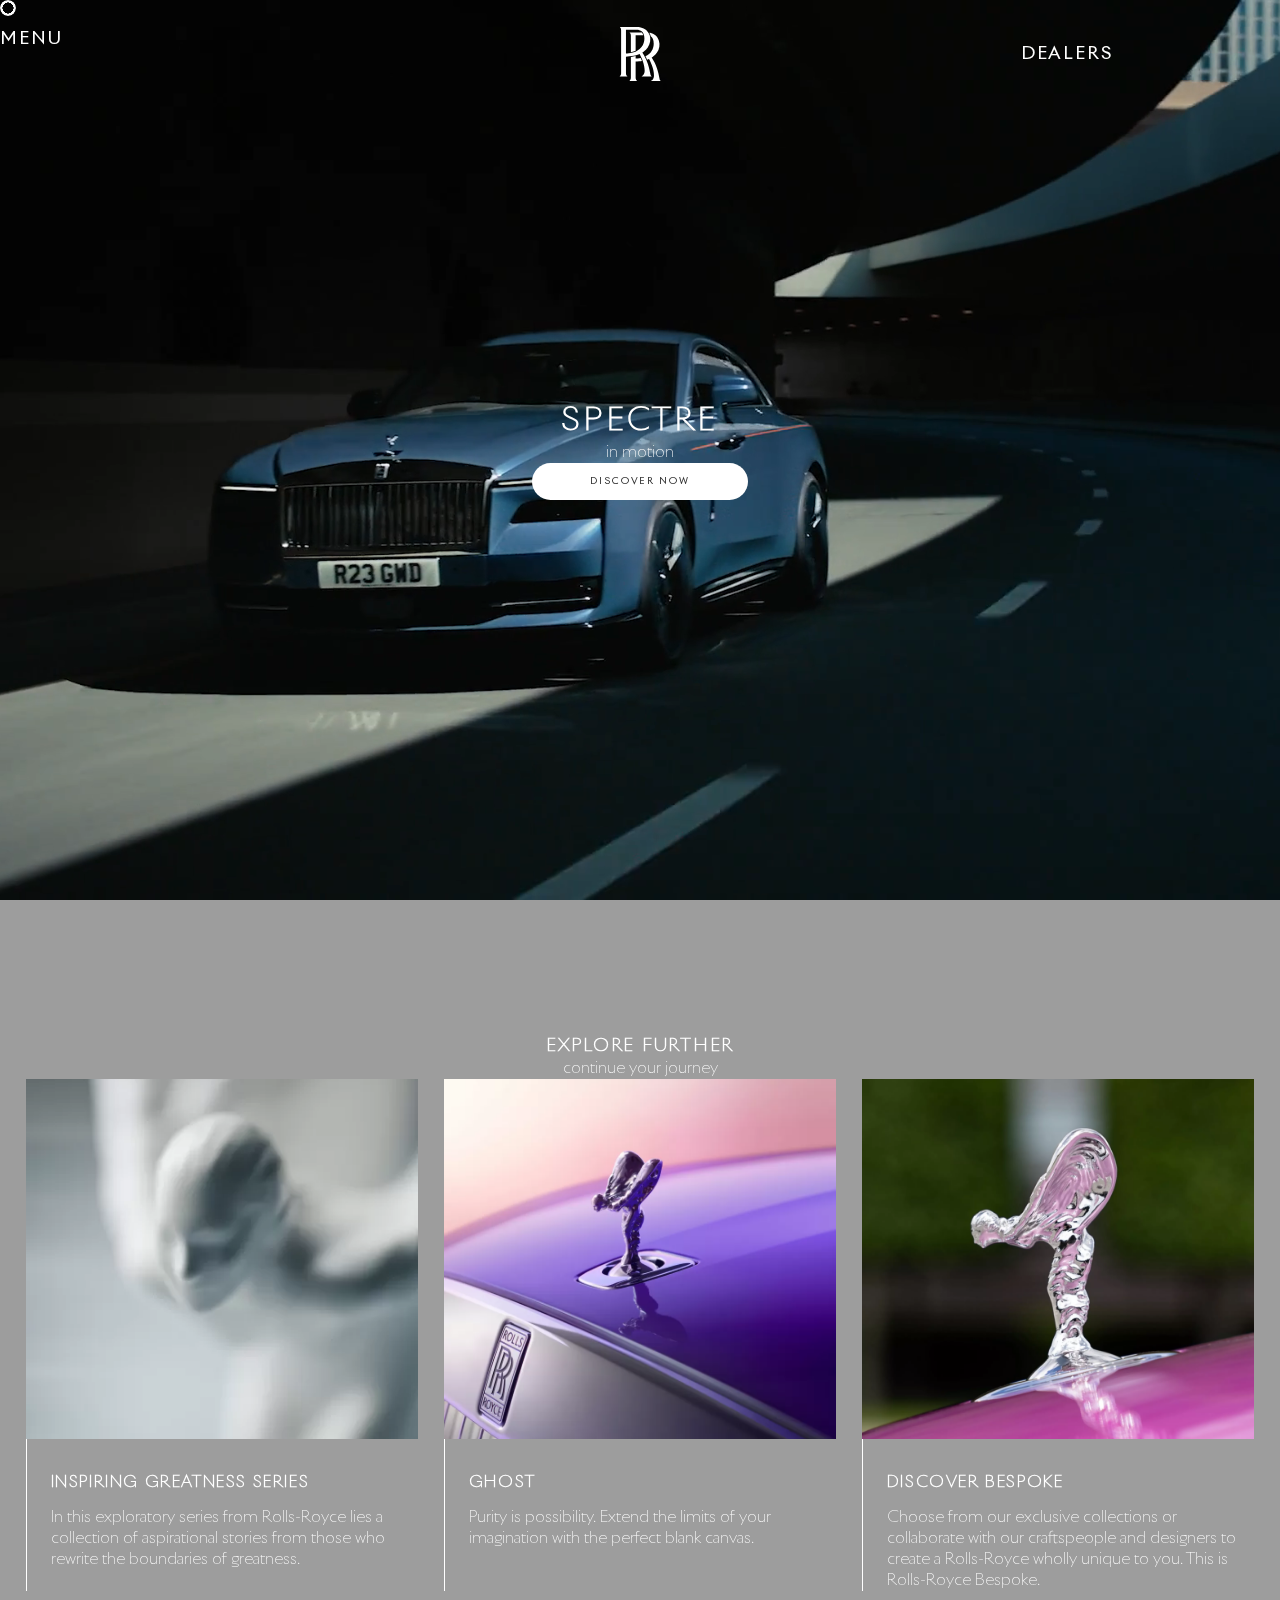
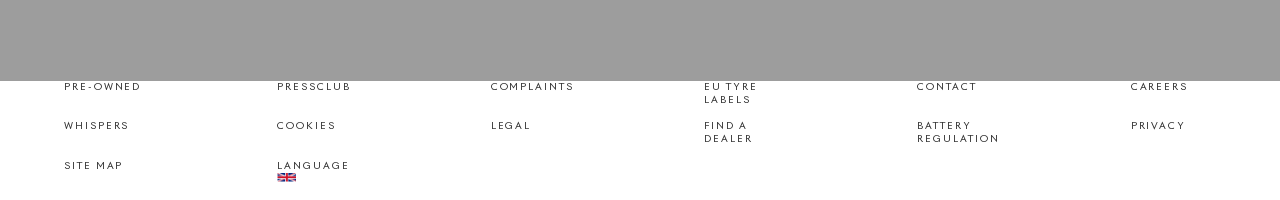
<file: index.html>
<!DOCTYPE html>
<html lang="en">
	
<head>
	<meta charset="UTF-8">
	<meta name="viewport" content="width=device-width, initial-scale=1">
	
	<title>Rolls-Roys Motor Cars: Inspiring greatness</title>
	
	<link href="styles/style.css" rel="stylesheet">
	<link rel="icon" type="image/svg+xml" href="images/RR.svg">
</head>

<body>
	<header>
		<nav>
			<button id="burger">menu</button>
			<button id="models">models</button>
			<ul id="menu_list">
				<li><a href="#">inspiring greatness</a></li>
				<li><a href="#">bespoke</a></li>
				<li><a href="#">ownership</a></li>
				<li><a href="#">provance</a></li>
				<li><a href="#">boutique</a></li>
				<li><a href="#">muse arts programme</a></li>
			</ul>
			<ul id="models_small">
				<li><a href="#">phantom</a></li>
				<li><a href="#">phantom extended</a></li>
				<li><a href="#">spectre</a></li>
				<li><a href="#">ghost</a></li>
				<li><a href="#">ghost extended</a></li>
				<li><a href="#">cullinan series ii</a></li>
				<li><a href="#">black badge</a></li>
				<li><a href="#">configure</a></li>
			</ul>
			<ul id="models_big">
				<li><button class="model_knop">phantom</button></li>
				<li><button class="model_knop">phantom extended</button></li>
				<li><button class="model_knop">spectre</button></li>
				<li><button class="model_knop">ghost</button></li>
				<li><button class="model_knop">ghost extended</button></li>
				<li><button class="model_knop">cullinan series ii</button></li>
				<li><button class="model_knop">black badges</button></li>
				<li><a href="#">configure</a></li>
			</ul>
			<div id="right_pictures">
				<a href="#">discover</a>
			</div>
		</nav>
		<a href="index.html"><img src="images/RR.svg" alt="" id="logo"></a>
		<button>dealers</button>
	</header>
	<main class="home">
		<h1 class="hidden">Rolls-Royce motorcars</h1>
		<section id="snap">
			<article class="snap_article">
				<h2>spectre</h2>
				<p>in motion</p>
				<a href="#">discover now</a>
				<video autoplay muted loop>
					<source src="images/Rolls_Royce.mp4" type="video/mp4">
				</video>
			</article>
			<article class="snap_article">
				<h2>spectre charging</h2>
				<a href="#">discover now</a>
			</article>
			<article class="snap_article">
				<h2>phantom</h2>
				<p>scintilla</p>
				<a href="#">discover now</a>
			</article>
		</section>
		<section>
			<h3>explore further</h3>
			<p>continue your journey</p>
			<ul>
				<li>
					<a href="#">
						<img src="images/vleugel_ding.webp" alt="">
						<h4>Inspiring Greatness Series</h4>
						<p>In this exploratory series from Rolls-Royce lies a collection of aspirational stories from those who rewrite the boundaries of greatness.</p>
					</a>
				</li>
				<li>
					<a href="#">
						<img src="images/auto_voorkant.webp" alt="">
						<h4>Ghost</h4>
						<p>Purity is possibility. Extend the limits of your imagination with the perfect blank canvas.</p>
					</a>
				</li>
				<li>
					<a href="#">
						<img src="images/roze_auto.webp" alt="">
						<h4>Discover Bespoke</h4>
						<p>Choose from our exclusive collections or collaborate with our craftspeople and designers to create a Rolls-Royce wholly unique to you. This is Rolls-Royce Bespoke.</p>
					</a>
				</li>
			</ul>
		</section>
	</main>
	<footer>

		<ul>
			<li>
				<a href="#">Pre-owned</a>
			</li>
			<li>
				<a href="#">Pressclub</a>
			</li>
			<li>
				<a href="complaints.html">complaints</a>
			</li>
			<li>
				<a href="#">eu tyre labels</a>
			</li>
			<li>
				<a href="#">contact</a>
			</li>
			<li>
				<a href="#">careers</a>
			</li>
			<li>
				<a href="#">whispers</a>
			</li>
			<li>
				<a href="#">cookies</a>
			</li>
			<li>
				<a href="#">legal</a>
			</li>
			<li>
				<a href="#">find a dealer</a>
			</li>
			<li>
				<a href="#">battery regulation</a>
			</li>
			<li>
				<a href="#">privacy</a>
			</li>
			<li>
				<a href="#">site map</a>
			</li>
			<li>
				<a href="#">language <img src=".//images/flag.png" alt=""></a>
			</li>
		</ul>
	</footer>
	<div id="cursor"></div>
	<script defer src="scripts/index_script.js"></script>
	<script defer src="scripts/general_script.js"></script>
</body>
	
</html>
</file>
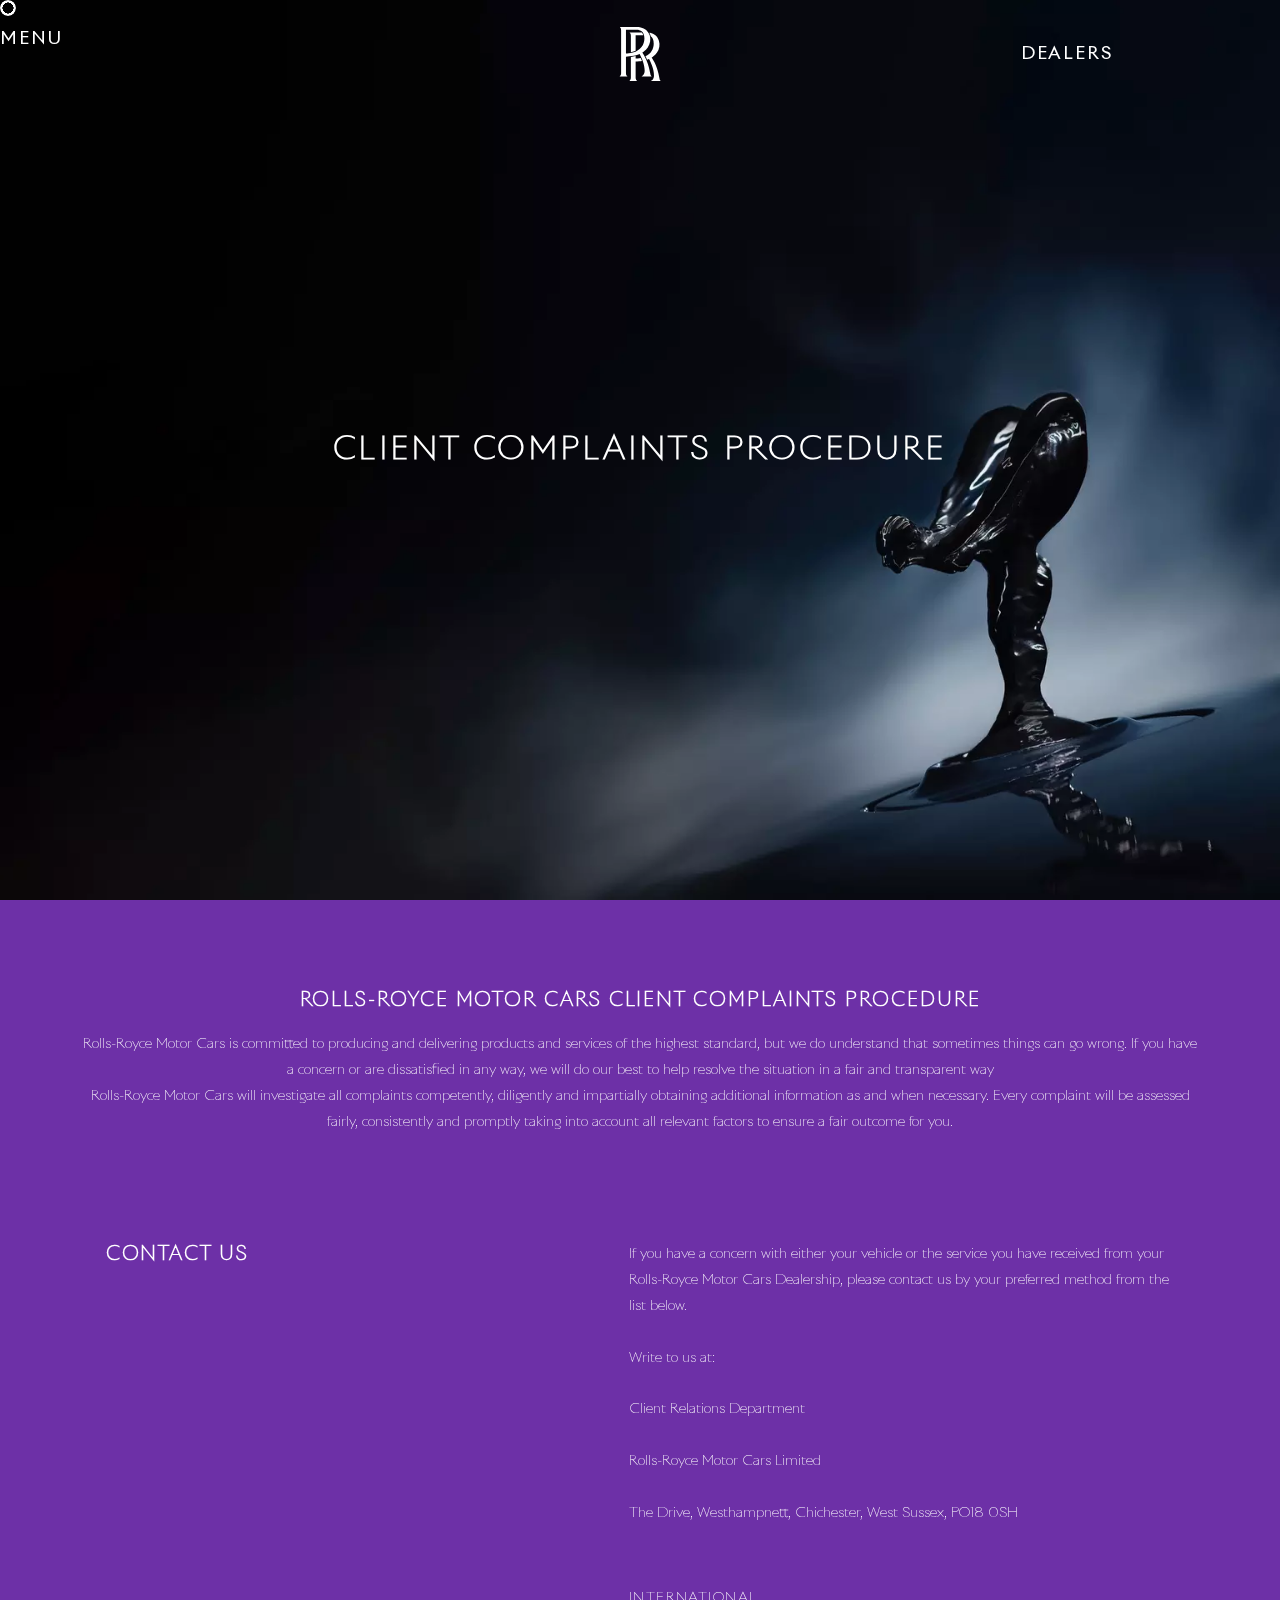
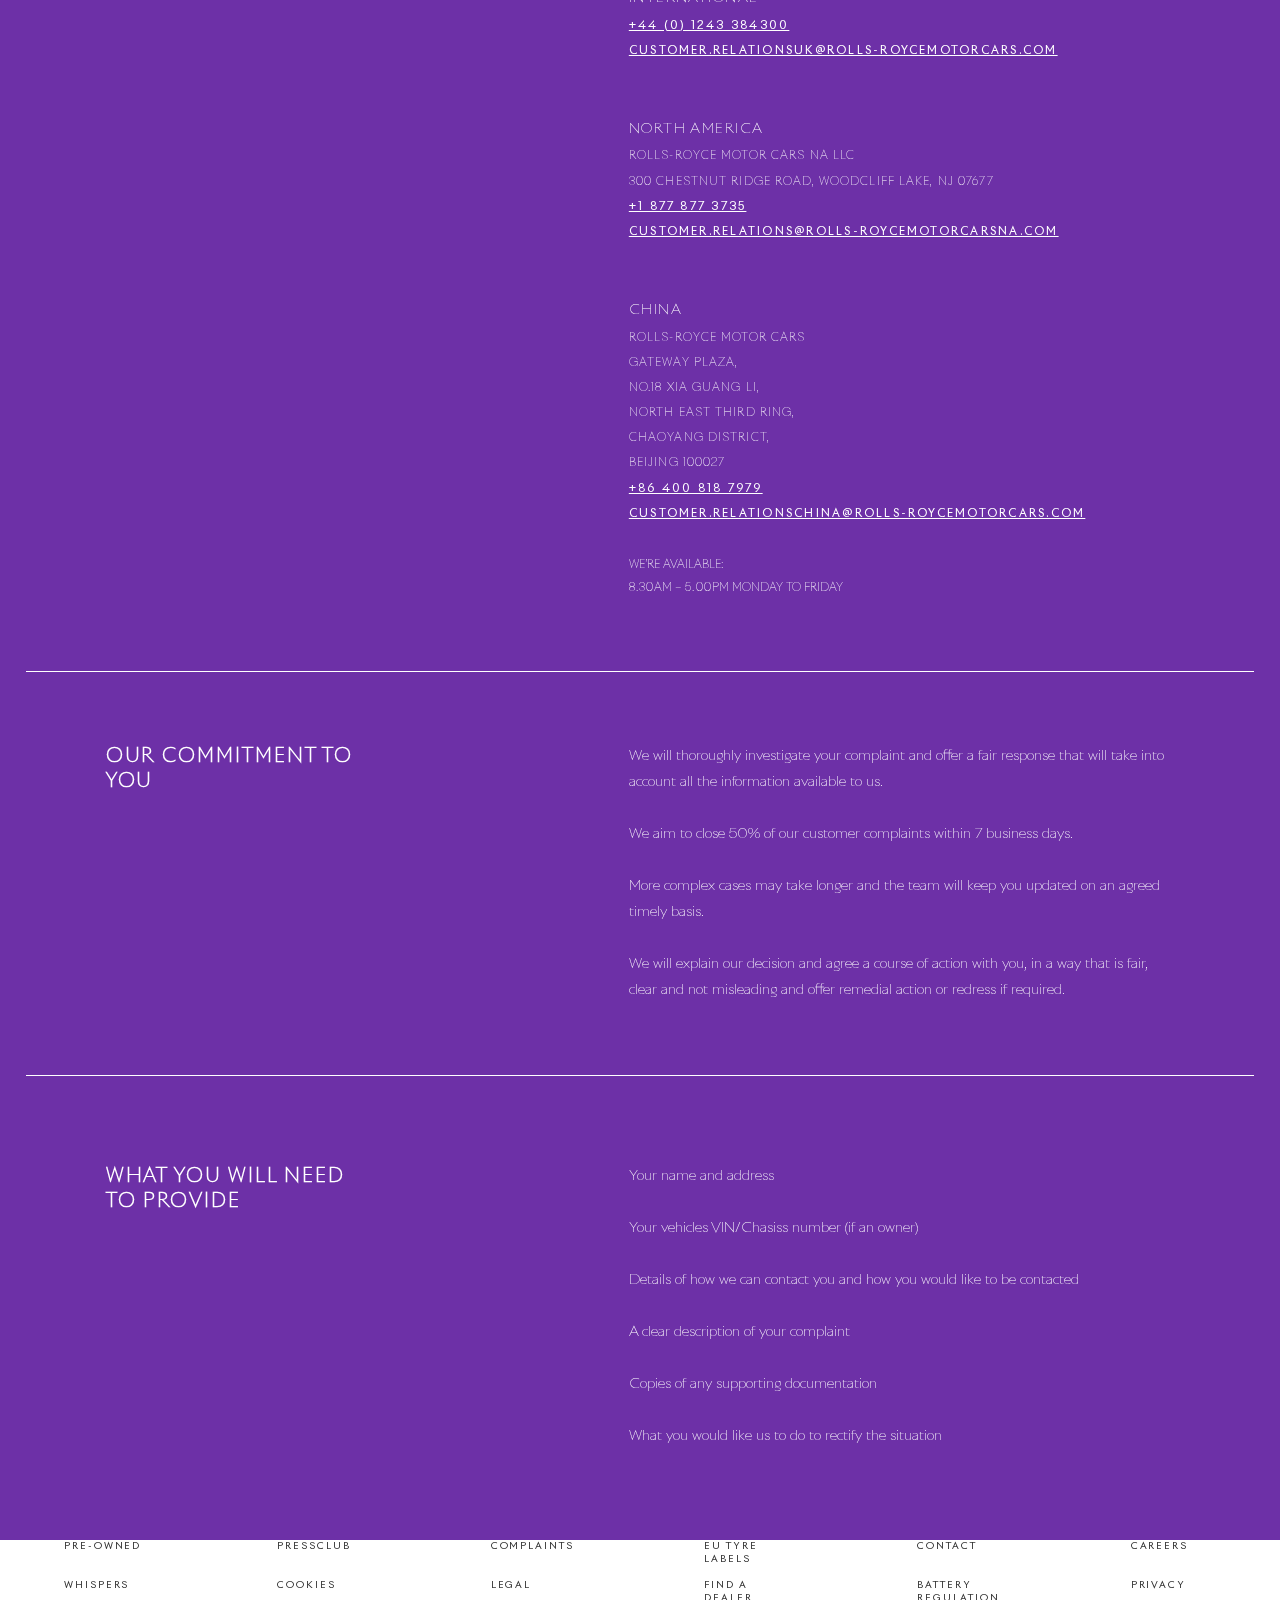
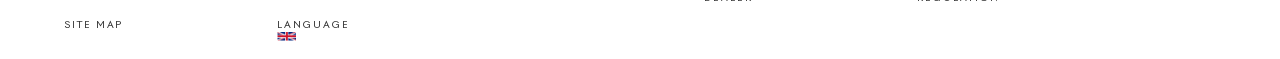
<file: complaints.html>
<!DOCTYPE html>
<html lang="en">
	
<head>
	<meta charset="UTF-8">
	<meta name="viewport" content="width=device-width, initial-scale=1">
	
	<title>Rolls-Roys Motor Cars: Inspiring greatness</title>
	
	<link href="styles/style.css" rel="stylesheet">
	<link rel="icon" type="image/svg+xml" href="images/RR.svg">
</head>

<body id="complaint_page">
	<header>
		<nav>
			<button id="burger">menu</button>
			<button id="models">models</button>
			<ul id="menu_list">
				<li><a href="#">inspiring greatness</a></li>
				<li><a href="#">bespoke</a></li>
				<li><a href="#">ownership</a></li>
				<li><a href="#">provance</a></li>
				<li><a href="#">boutique</a></li>
				<li><a href="#">muse arts programme</a></li>
			</ul>
			<ul id="models_small">
				<li><a href="#">phantom</a></li>
				<li><a href="#">phantom extended</a></li>
				<li><a href="#">spectre</a></li>
				<li><a href="#">ghost</a></li>
				<li><a href="#">ghost extended</a></li>
				<li><a href="#">cullinan series ii</a></li>
				<li><a href="#">black badge</a></li>
				<li><a href="#">configure</a></li>
			</ul>
			<ul id="models_big">
				<li><button class="model_knop">phantom</button></li>
				<li><button class="model_knop">phantom extended</button></li>
				<li><button class="model_knop">spectre</button></li>
				<li><button class="model_knop">ghost</button></li>
				<li><button class="model_knop">ghost extended</button></li>
				<li><button class="model_knop">cullinan series ii</button></li>
				<li><button class="model_knop">black badges</button></li>
				<li><a href="#">configure</a></li>
			</ul>
			<div id="right_pictures">
				<a href="#">discover</a>
			</div>
		</nav>
		<a href="index.html"><img src="/images/RR.svg" alt="" id="logo"></a>
		<button>dealers</button>
	</header>
	<main class="complaints">
		<section>
			<div>
				<div id="blur_img">
					<h1>client complaints procedure</h1>
				</div>
			</div>
			<article>
				<h2>
					Rolls-Royce Motor Cars Client Complaints Procedure
				</h2>
				<p>
					Rolls-Royce Motor Cars is committed to producing and delivering products and services of the highest standard, but we do understand that sometimes things can go wrong. If you have a concern or are dissatisfied in any way, we will do our best to help resolve the situation in a fair and transparent way 
					<br>Rolls-Royce Motor Cars will investigate all complaints competently, diligently and impartially obtaining additional information as and when necessary. Every complaint will be assessed fairly, consistently and promptly taking into account all relevant factors to ensure a fair outcome for you.
				</p>
			</article>
		</section>
		<section>
			<article>
				<h2>
					Contact us
				</h2>
				<p>
					If you have a concern with either your vehicle or the service you have received from your Rolls-Royce Motor Cars Dealership, please contact us by your preferred method from the list below.
					<br><br>Write to us at:
					<br><br>Client Relations Department
					<br><br>Rolls-Royce Motor Cars Limited
					<br><br>The Drive, Westhampnett, Chichester, West Sussex, PO18 0SH
				</p>
				<ul>
					<li>international</li>
					<li><a href="tel:#">+44 (0) 1243 384300</a></li>
					<li><a href="mailto:#">customer.relationsuk@rolls-roycemotorcars.com</a></li>
				</ul>
				<ul>
					<li>North America</li>
					<li>Rolls-Royce Motor Cars NA LLC</li>
					<li>300 Chestnut Ridge Road, Woodcliff Lake, NJ 07677</li>
					<li><a href="tel:+#">+1 877 877 3735</a></li>
					<li><a href="mailto:#">customer.relations@rolls-roycemotorcarsna.com</a></li>
				</ul>
				<ul>
					<li>China</li>
					<li>Rolls-Royce Motor Cars</li>
					<li>Gateway Plaza,</li>
					<li>No.18 Xia Guang Li,</li>
					<li>North East Third Ring,</li>
					<li>Chaoyang District,</li>
					<li>Beijing 100027</li>
					<li><a href="tel:+#">+86 400 818 7979</a></li>
					<li><a href="mailto:#">customer.relationschina@rolls-roycemotorcars.com</a></li>
				</ul>
				<p>
					We’re available:
					<br><time>8.30</time>am – <time>5.00</time>pm Monday to Friday
				</p>
				
			</article>
			<article>
				<h2>Our commitment to you</h2>
				<p>
					We will thoroughly investigate your complaint and offer a fair response that will take into account all the information available to us.
					<br><br>We aim to close 50% of our customer complaints within 7 business days.
					<br><br>More complex cases may take longer and the team will keep you updated on an agreed timely basis.
					<br><br>We will explain our decision and agree a course of action with you, in a way that is fair, clear and not misleading and offer remedial action or redress if required.
				</p>
			</article>
			<article>
				<h2>What you will need to provide</h2>
				<p>
					Your name and address
					<br><br>Your vehicles VIN/Chasiss number (if an owner)
					<br><br>Details of how we can contact you and how you would like to be contacted
					<br><br>A clear description of your complaint
					<br><br>Copies of any supporting documentation
					<br><br>What you would like us to do to rectify the situation
				</p>
			</article>
		</section>
		
	</main>
	<footer>

		<ul>
			<li>
				<a href="#">Pre-owned</a>
			</li>
			<li>
				<a href="#">Pressclub</a>
			</li>
			<li>
				<a href="#">complaints</a>
			</li>
			<li>
				<a href="#">eu tyre labels</a>
			</li>
			<li>
				<a href="#">contact</a>
			</li>
			<li>
				<a href="#">careers</a>
			</li>
			<li>
				<a href="#">whispers</a>
			</li>
			<li>
				<a href="#">cookies</a>
			</li>
			<li>
				<a href="#">legal</a>
			</li>
			<li>
				<a href="#">find a dealer</a>
			</li>
			<li>
				<a href="#">battery regulation</a>
			</li>
			<li>
				<a href="#">privacy</a>
			</li>
			<li>
				<a href="#">site map</a>
			</li>
			<li>
				<a href="#">language <img src=".//images/flag.png" alt=""></a>
			</li>
		</ul>
	</footer>
	<div id="cursor"></div>
	<script defer src="scripts/general_script.js"></script>
	<script defer src="scripts/complaints_script.js"></script>
	
</body>
	
</html>
</file>
<file: styles/style.css>
/**************/
/* CSS REMEDY */
/**************/
*, *::after, *::before {
  box-sizing:border-box;  
}






/*********************/
/* CUSTOM PROPERTIES */
/*********************/
:root {
	/* startje */
	--color-text:#ffffff;
	--color_text2:#343434;
	--color-background:#ffffff;
	--color_background2:#9d9d9d;
	--color_background3: #6D30A7;
	--color_blur:rgba(162, 160, 160, 0.5);
	--color_cursor:rgba(100, 100, 100, 0);
	--color_button:#ffffff;
	--color_button2: #6D30A7;
	--font: RR_regular;
	--font_light: RR_light;
}

@media(prefers-color-scheme: dark) {
	:root {
		--color-text:#ffffff;
		--color_text2:#d2d1d1;
		--color-background:#222222;
		--color_background2:#343434;
		--color_background3: #281432;
		--color_blur:rgba(40, 40, 40, 0.50);
		--color_cursor:rgba(100, 100, 100, 0);
		--color_button: #343434;
		--color_button2: #281432;
	}
}




/****************/
/* JOUW STYLING */
/****************/

/* jouw code */
/* fonts */
@font-face{
	font-family: RR_regular;
	src:url(../fonts/RivieraNights-Regular.woff);
}

/* @font-face {
	font-family: RR_bold;
	src:url(../fonts/RivieraNights-Bold.woff);
} */

@font-face{
	font-family: RR_light;
	src:url(../fonts/RivieraNights-Ultralight.woff);
}

/* generic things */
* {
	margin: 0;
	color: var(--color-text);
	font-family: var(--font_light);
	text-transform: uppercase;
	letter-spacing: 0.1em;
	cursor: none;
	padding: 0;
}

body {
	background-color:var(--color-background);
	height: 100vh;
	overflow: scroll;
}



p {
	text-transform: none;
	letter-spacing: 0em;
}


a {
	font-family: var(--font);
	text-decoration: none;
	letter-spacing: 0.2em;
}

ul {
	list-style: none;
	padding: 0;
}

/* the header */
header {
	height: 12vh;
	display: grid;
	grid-template-columns: 1fr 1fr 1fr;
	position: fixed;
	width: 100vw;
	align-items: center;
	z-index: 20;
}

header a, header img {
	height: 6vh;
	justify-self: center;
}

header button {
	background-color: transparent;
	border: 0;
	font-size: 2vh;
	font-family: var(--font);
	font-weight: 100;
}



nav ul {
	height: 100vh;
	position: fixed;
	top: 0;
	padding-top: 40vh;
	width: 100vw;
	translate: -100vw;
}

nav ul:first-of-type li:first-of-type {
	margin-bottom: 1em;
}

nav button{
	position: fixed;
	top: 3vh;
	z-index: 10;
}

nav button:nth-of-type(2) {
	position: absolute;
	top: 40vh;
	margin-top: 1em;
	padding: 0;
	font-size: 1em;
	translate: -50vw;

}

nav ul:nth-of-type(2) {
	height: 85vh;
	top: 15vh;
	left: 5vw;
	padding: 0;
}


nav ul:nth-of-type(2) img {
	height: 100%;
}

nav ul:nth-of-type(2) li {
	width: 90vw;
	height: 50vw;
	background-size: cover;
	margin-bottom: 3vh;
}

nav ul:nth-of-type(2) a {
	width: 100%;
	height: 100%;
	display: flex;
	justify-content: end;
	align-items: end;
	padding: 0 2vw 2vw 0;

}

nav ul:nth-of-type(2) li:nth-of-type(1) {
	background-image: url(../images/model1_smal.jpeg);
}

nav ul:nth-of-type(2) li:nth-of-type(2) {
	background-image: url(../images/model2_smal.jpeg);
}		

nav ul:nth-of-type(2) li:nth-of-type(3) {
	background-image: url(../images/model3_smal.jpeg);
}

nav ul:nth-of-type(2) li:nth-of-type(4) {
	background-image: url(../images/model4_smal.png);
}

nav ul:nth-of-type(2) li:nth-of-type(5) {
	background-image: url(../images/model5_smal.jpeg);
}

nav ul:nth-of-type(2) li:nth-of-type(6) {
	background-image: url(../images/model6_smal.jpeg);
}

nav ul:nth-of-type(2) li:nth-of-type(7) {
	background-image: url(../images/model7_smal.jpeg);
}

nav ul:nth-of-type(2) li:nth-of-type(8) {
	background-image: url(../images/model8_smal.jpeg);
}

nav ul:nth-of-type(3) {
	padding-top: 30vh;
	width: 35vw;
	background-image: url(../images/left-panel.jpg);
	display: none;
}

nav ul:nth-of-type(3) li {
	height: 1em;
	display: flex;
	margin-top: 2em;
}

nav ul:nth-of-type(3) button {
	position: relative;
}

nav div:nth-of-type(1) {
	background-color: #000;
	width: 65vw;
	height: 100vh;
	position: fixed;
	left: 35vw;
	top: 0;
	background-image: url(../images/auto1.webp);
	background-size: cover;
	background-position: center;
	translate: -100vw;
	display: none;
}

#right_pictures a {
	margin: 85vh 22vw 0 22vw;
	width: 21vw;
	background-color: var(--color_button2);
	display: flex;
	justify-content: center;
	align-items: center;
	border-radius: 2em;
}

/* section with articles */
section {
	overflow: hidden;
	height: 100vh;
}

.complaints section {
	height: fit-content;
	overflow: unset;
}

article {
	background-size: cover;
	height: 100vh;
	display: flex;
	flex-direction: column;
	justify-content: center;
	align-items: center;
	position: relative;
}

h2 {
	font-size: 2rem;
	text-align: center;
}

video {
	object-fit: cover;
	height: 100vh;
	width: 100%;
	position: absolute;
	z-index: 1;
}

article:nth-of-type(1) {
	background-image: url(../images/home_phone.jpg);
	
}

.home article:nth-of-type(1) a, .home article:nth-of-type(1) h2, .home article:nth-of-type(1) p {
	position: relative;
	z-index: 2;
}


article:nth-of-type(2) {
	background-image: url(../images/spectre_phone.webp);
	
}

article:nth-of-type(3) {
	background-image: url(../images/phantom_phone.webp);
}

.home article a {
	background-color: var(--color_button);
	color: var(--color_text2);
	padding: 1.2em 6em 1.2em 6em;
	border-radius: 2em;
	font-size: 0.6em;
}

/* section with the list */
section:nth-of-type(2) {
	height:fit-content;
	width: 100vw;
	padding: 0 2vw 10vh 2vw;
	background-color: var(--color_background2);
}

section:nth-of-type(2) ul{
	display: grid;
	grid-template-columns: 1fr;
}


section:nth-of-type(2) h3{
	font-size: 1.1em;
	margin-top: 15vh;
	text-align: center;
}

section:nth-of-type(2) h4 {
	font-size: 1em;
	margin: 3vh 0 1.5vh 1.5em;
}

section:nth-of-type(2) > p {
	text-align: center;
	margin-top: 1.5vh 0 0 2em;
}

section:nth-of-type(2) a > p {
	margin-left: 1.5em;
}


section:nth-of-type(2) img {
	height: 40vh;
	object-fit: cover;
	width: 100%;
	margin-left: -0.5px;
}

/* COMPLAINTS PAGINA*/


.complaints section {
	height: fit-content;
	background-color: var(--color_background3);
}

.complaints article {
	background-image: none;
	height: fit-content;
	display: grid;
	padding: 1em;
}

.complaints ul {
	height: fit-content;
	margin-top: 3em;
}

.complaints li {
	height: fit-content;
	font-size: 0.7em;
	margin-top: 1em;
}

.complaints li:first-of-type{
	font-size: 0.9em;
}

.complaints p {
	font-size: 0.9em;
	line-height: 1.8em;
}

.complaints h1 {
	font-size: 2em;
}

.complaints h2 {
	font-size: 1.5em;
	padding-top: 8vh;
	text-align: left;
	margin-bottom: 1em;
	font-size: 1.2em;
}

.complaints a {
	text-decoration: underline;
}

.complaints section:first-of-type h2 {
	text-align: center;
}

.complaints section > div:first-of-type {
	height: 100vh;
	background-image: url(../images/complaints.webp);
	background-size: cover;
	background-position: center;
	
}

.complaints div > div {
	height: 100vh;
	width: 100vw;
	display: flex;
	align-items: center;
	justify-content: center;
}


.complaints section:first-of-type {
	text-align: center;
	padding-bottom: 10vh;
}

.complaints section:nth-of-type(2) {
	text-align: left;
	display: grid;
	grid-template-columns: 1fr;
}

.complaints section:nth-of-type(2) article:nth-of-type(2) {
	border-top: var(--color-text) solid 0.5px;
	border-bottom: var(--color-text) solid 0.5px;
	padding-top: 8vh;
	padding-bottom: 8vh;
	margin: 8vh 0 8vh 0;
}


.complaints section:nth-of-type(2) article:first-of-type p:last-of-type {
	font-size: 0.7em;
	text-transform: uppercase;
	margin-top: 3em;
	line-height: 2em;
}

/* footer */
footer ul {
	display: grid;
	grid-template-columns: 1fr 1fr;
	width: 100vw;
	justify-items: center;
	background-color: var(--color-background);
}

footer li {
	font-size: 0.6em;
	margin-bottom: 1.5vh;
	width: 40%;
}

footer img {
	height: 1em;
}

footer a {
	color: var(--color_text2);
}


/* classlist code voor het scrollen bron: https://www.w3schools.com/cssref/css_pr_scroll-snap-type.php*/
.snap_child {
	scroll-snap-align: center;
	scroll-snap-stop: always;
}

.snap_parent {
	scroll-snap-type: y mandatory;
	overflow: scroll;
	height: 100vh;
}

/* classlist code voor veranderen van header */
.header2 {
	background-color: var(--color_blur);
	backdrop-filter: blur(1vh);
	height: 8vh;
}

.header2 img {
	height: 4vh;
	margin-top: 1vh;
}

/* classlist code voor hamburger menu*/

.menu_open {
	translate: 0;
	overflow: scroll;
}

.blur {
	background-color: var(--color_blur);
	backdrop-filter: blur(5em);
	height: 100vh;
	width: 100vw;
}

.models_open {
	right: 5vw;
}

.model1 {
	background-image: url(../images/auto1.webp);
}

.model2 {
	background-image: url(../images/auto2.webp);
}

.model3 {
	background-image: url(../images/auto3.webp);
}

.model4 {
	background-image: url(../images/auto4.webp);
}

.model5 {
	background-image: url(../images/auto5.webp);
}

.model6 {
	background-image: url(../images/auto6.webp);
}

.model7 {
	background-image: url(../images/auto7.webp);
}

/* classlist complaints */

/* cursor styling */
#cursor {
	width: 1em;
	height: 1em;
	background-color: var(--color_cursor);
	position: absolute;
	top: 0;
	left: 0;
	border-radius: 50%;
	backdrop-filter: invert(100%) grayscale(100%);
	mask: radial-gradient(0.35em at center,#0000 98%,#000);
	z-index: 200;
}


/* MEDIA QUERY */
@media (pointer: coarse){ /*checken of hegt touchscreen is https://dev.to/cooty/a-new-way-to-test-for-touch-devices-without-javascript-enter-the-pointer-media-query-2kok */
	#cursor {
		display: none;
	}
} 

@media (min-width: 770px) {

	nav ul:first-of-type {
		width: 60vw;
	}

	.home article:nth-of-type(1) {
		background-image: url(../images/home.jpg);
		background-position: center;
	}

	.home article:nth-of-type(2) {
		background-image: url(../images/spectre.webp);
		background-position: center;
	}

	.home article:nth-of-type(3) {
		background-image: url(../images/phantom.webp);
		background-position: center;
	}

	.home section:nth-of-type(2) ul{
		grid-template-columns: 1fr 1fr 1fr;
		grid-column-gap: 2vw;
	}

	.home section:nth-of-type(2) li {
		border-left: var(--color-text) 0.5px solid;
	}	

	.complaints article {
		padding: 1em 5em 0 5em;
	}

	.complaints section:nth-of-type(2) p, .complaints section:nth-of-type(2) ul {
		padding-left: 20vw;
	}

	.complaints section > div:first-of-type {
		background-image: url(../images/complaints_mid.webp);
	}


	footer ul {
		grid-template-columns: repeat(4, 1fr);
	}

}

@media (min-width: 1025px){

	nav div:first-of-type {
		display: block;
	}

	.models_open {
		right: 68vw;
	}

	nav ul:nth-of-type(3) {
		display: block;
	}
	
	nav div:nth-of-type(2) {
		display: block;
	}

	nav ul:nth-of-type(2) {
		display: none;
	}

	nav ul:first-of-type {
		width: 40vw;
	}

	.complaints section:nth-of-type(2) article {
		grid-template-columns: 1fr 3fr;
		grid-template-rows: 1fr;
		align-items: unset;
	}

	.complaints section:nth-of-type(2) p, .complaints section:nth-of-type(2) ul {
		grid-column-start: 2;
	}

	.complaints section:nth-of-type(2) h2 {
		position: sticky;
		top: 40vh;
		padding: 0;
		height: 2em;
		margin: 0;
		
	}

	.complaints section > div:first-of-type {
		background-image: url(../images/complaints_big.webp);
	}


	footer ul {
		grid-template-columns: repeat(6, 1fr);
	}

}

@media (prefers-reduced-motion) {
	video {
		display: none;
	}
}


.hidden {
	clip: rect(0 0 0 0);    
	clip-path: inset(50%);    
	height: 1px;    
	overflow: hidden;    
	position: absolute;    
	white-space: nowrap;    
	width: 1px;
}
</file>
